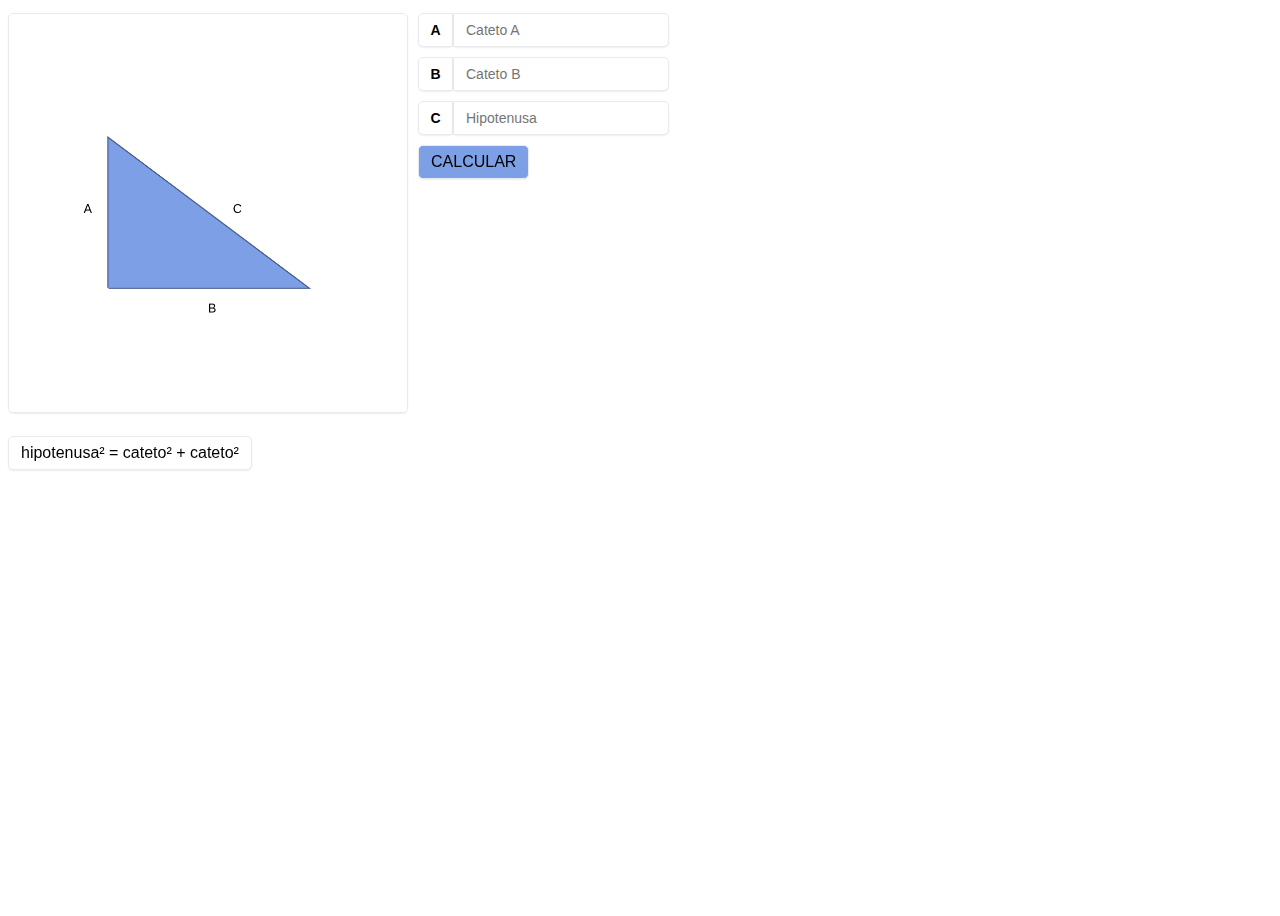
<file: index.html>
<!DOCTYPE html>
<html lang="en">
<head>
    <meta charset="UTF-8">
    <meta name="viewport" content="width=device-width, initial-scale=1.0">
    <title>Pitagoras</title>
    <link rel="stylesheet" href="index.css">
    <meta name="author" content="Eli Fainerman">
    <meta name="robots" content="noindex">
</head>
<body>
    <div class="contenedor-canvas">
        <canvas id="canvasGraficar" class="canvas"></canvas>
        <div>
            <div class="input-group">
                <label for="a" class="label-input">A</label>
                <input type="number" placeholder="Cateto A" id="a" step="0.10" min="0.5" class="input">
            </div>
            <div class="input-group">
                <label for="b" class="label-input">B</label>
                <input type="number" placeholder="Cateto B" id="b" step="0.10" min="0.5" class="input">
            </div>
            <div class="input-group">
                <label for="c" class="label-input">C</label>
                <input type="number" placeholder="Hipotenusa" id="c" step="0.10" min="0.7" class="input"><br><br>
            </div>
            <button class="button" id="botonCalcular">CALCULAR</button>
        </div>
    </div>
    <br>
    <span class="span" id="funcion">hipotenusa² = cateto² + cateto²</span>
    <script src="index.js"></script>
</body>
</html>
</file>
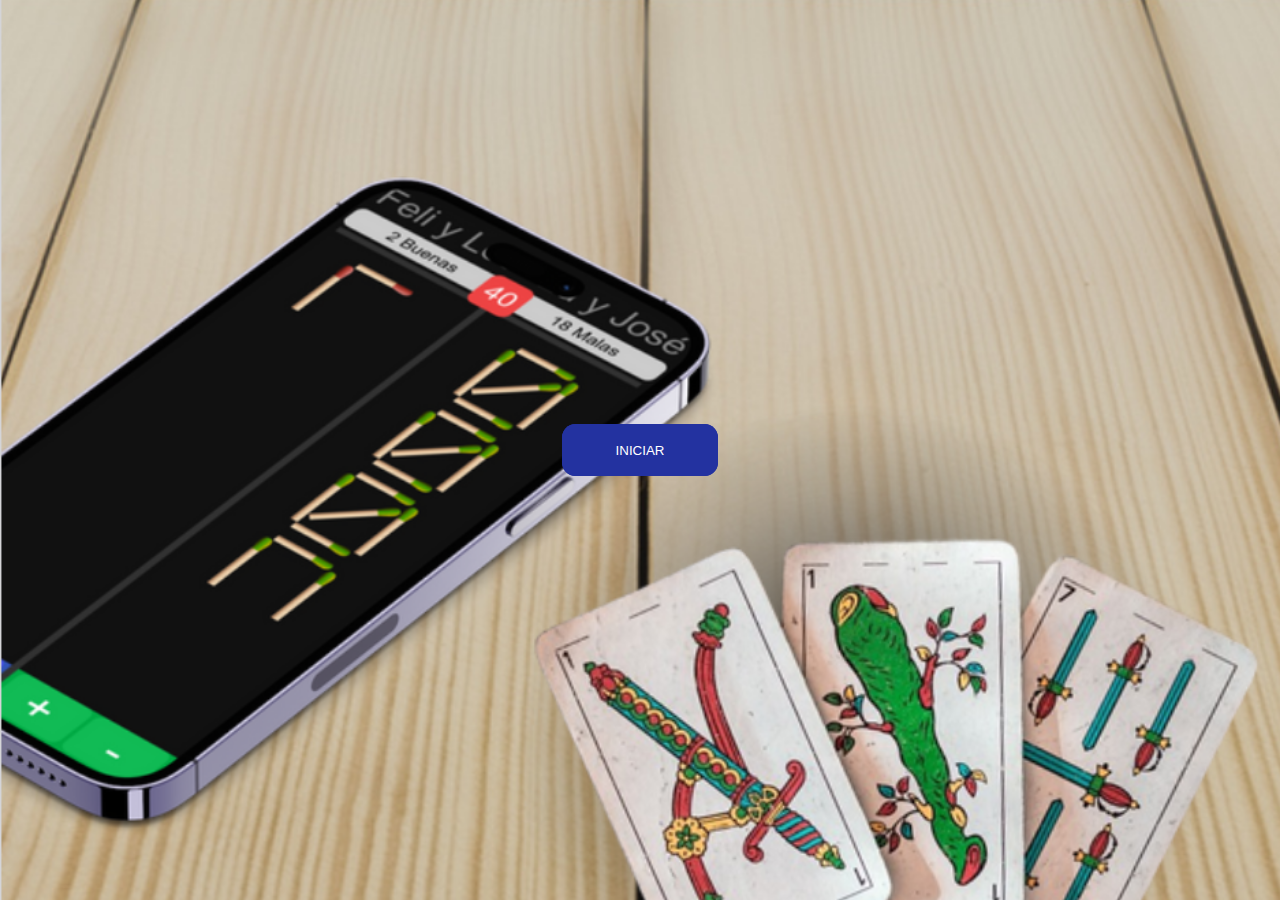
<file: anotador-de-truco/index.html>
<!DOCTYPE html>
<html lang="en">

<head>
    <meta charset="UTF-8">
    <meta name="viewport" content="width=device-width, initial-scale=1.0">
    <title>Anotador de Truco Online Gratis</title>
    <link rel="stylesheet" href="./style.css">
</head>
<body id="body-menu">
    <a href="https://anotador-de-truco.netlify.app/game/index.html"><button>INICIAR</button></a>
</body>

</html>
</file>
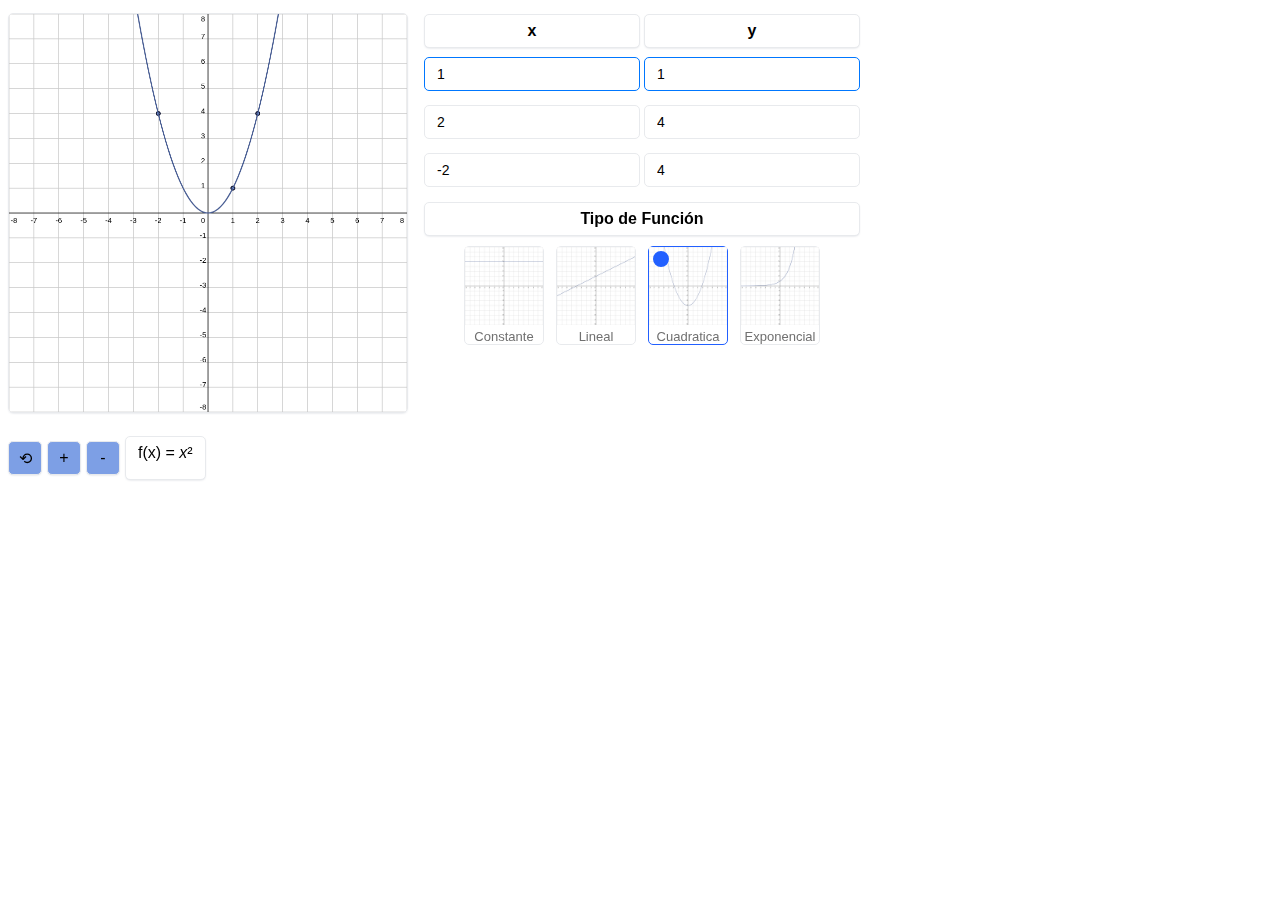
<file: encontrar-funcion/index.html>
<!DOCTYPE html>
<html lang="en">

<head>
    <meta charset="UTF-8">
    <meta name="viewport" content="width=device-width, initial-scale=1.0">
    <title>Encontrar Función</title>
    <script src="decimal.js"></script>
    <link rel="preconnect" href="https://fonts.googleapis.com">
    <link rel="preconnect" href="https://fonts.gstatic.com" crossorigin>
    <link href="https://fonts.googleapis.com/css2?family=Poppins:wght@400;500&display=swap" rel="stylesheet">
    <link rel="stylesheet" href="estilos.css">
    <meta name="author" content="Eli Fainerman">
    <meta name="robots" content="noindex">
</head>

<body>
    <article>
        <section>
            <div class="contenedor-canvas">
                <canvas class="canvas" id="canvasGraficarFuncion"></canvas>
                <table>
                    <tbody>
                        <tr>
                            <td>
                                <table>
                                    <thead>
                                        <tr>
                                            <th><span class="span" style="width: 100%;">x</span></th>
                                            <th><span class="span" style="width: 100%;">y</span></th>
                                        </tr>
                                    </thead>
                                    <tbody>
                                        <tr>
                                            <td><input type="number" class="input" placeholder="x" id="xPuntoH"
                                                    value="1">
                                            </td>
                                            <td><input type="number" class="input" placeholder="y" id="yPuntoH"
                                                    value="1">
                                            </td>
                                        </tr>
                                        <tr>
                                            <td><input type="number" class="input" placeholder="x" id="xPuntoI"
                                                    value="2">
                                            </td>
                                            <td><input type="number" class="input" placeholder="y" id="yPuntoI"
                                                    value="4">
                                            </td>
                                        </tr>
                                        <tr>
                                            <td><input type="number" class="input" placeholder="x" id="xPuntoJ"
                                                    value="-2">
                                            </td>
                                            <td><input type="number" class="input" placeholder="y" id="yPuntoJ"
                                                    value="4">
                                            </td>
                                        </tr>
                                    </tbody>
                                </table>
                            </td>
                        </tr>
                        <tr>
                            <td>
                                <table style="width: 100%;">
                                    <thead>
                                        <tr>
                                            <th><span class="span" style="width: 100%;">Tipo de Función</span></th>
                                        </tr>
                                    </thead>
                                    <tbody>
                                        <tr>
                                            <td>
                                            <div class="radio-inputs">
                                                <label>
                                                    <input class="radio-input" type="radio" name="funcion" value="constante">
                                                    <span class="radio-tile">
                                                        <span class="radio-icon"><img class="fnc-icon" src="constante.png"></span>
                                                        <span class="radio-label">Constante</span>
                                                    </span>
                                                </label>
                                                <label>
                                                    <input class="radio-input" type="radio" name="funcion" value="lineal">
                                                    <span class="radio-tile">
                                                        <span class="radio-icon"><img class="fnc-icon" src="lineal.png"></span>
                                                        <span class="radio-label">Lineal</span>
                                                    </span>
                                                </label>
                                                <label>
                                                    <input checked="" class="radio-input" type="radio" name="funcion" value="cuadratica">
                                                    <span class="radio-tile">
                                                        <span class="radio-icon"><img class="fnc-icon" src="cuadratica.png"></span>
                                                        <span class="radio-label">Cuadratica</span>
                                                    </span>
                                                </label>
                                                <label>
                                                    <input class="radio-input" type="radio" name="funcion" value="exponencial">
                                                    <span class="radio-tile">
                                                        <span class="radio-icon"><img class="fnc-icon" src="exponencial.png"></span>
                                                        <span class="radio-label">Exponencial</span>
                                                    </span>
                                                </label>
                                            </div>
                                        </td>
                                        </tr>
                                    </tbody>
                                </table>
                            </td>
                        </tr>
                    </tbody>
                </table>
            </div>
            <br>
            <div class="tools">
                <button class="button" id="botonZoomOriginal">⟲</button>
                <button class="button" id="botonMas">+</button>
                <button class="button" id="botonMenos">-</button>
                <span class="span" id="funcion">f(x) = ax² + bx + c</span>
            </div>
        </section>
    </article>
    <script src="script.js"></script>
</body>

</html>
</file>
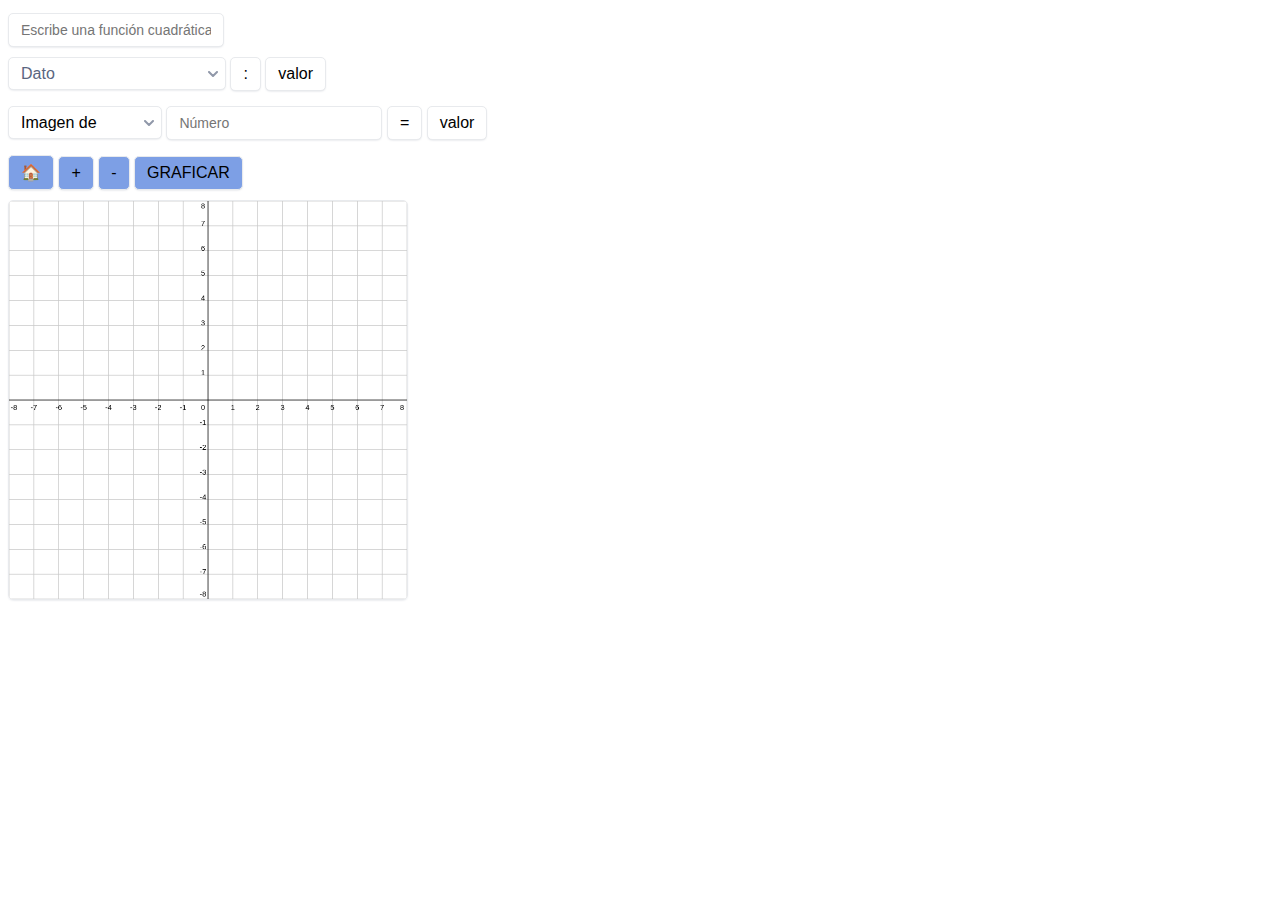
<file: funcion-cuadratica/index.html>
<!DOCTYPE html>
<html lang="en">
  <head>
    <meta charset="UTF-8" />
    <meta name="viewport" content="width=device-width, initial-scale=1.0" />
    <title>Función Cuadratica</title>
    <script src="decimal.js"></script>
    <link rel="preconnect" href="https://fonts.googleapis.com" />
    <link rel="preconnect" href="https://fonts.gstatic.com" crossorigin />
    <meta name="author" content="Eli Fainerman">
    <meta name="robots" content="noindex">
    <link
      href="https://fonts.googleapis.com/css2?family=Poppins:wght@400;500&display=swap"
      rel="stylesheet"
    />
    <link rel="stylesheet" href="estilos.css" />
  </head>
  <body>
    <article>
      <section class="funcion">
        <input class="input" type="text" id="funcionInput" placeholder="Escribe una función cuadrática">
        <br>
        <!-- SELECT DATOS -->
        <div class="contenedor-select">
            <label class="select" for="selectDatos">
                <select id="selectDatos" required>
                    <option value="" disabled selected>Dato</option>
                    <option value="a">Término cuadrático</option>
                    <option value="b">Término lineal</option>
                    <option value="c">Término independiente</option>
                    <option value="raices">Raices</option>
                    <option value="vertice">Vértice</option>
                    <option value="concavidad">Concavidad</option>
                    <option value="ordenadaOrigen">Ordenada en el Origen</option>
                    <option value="ejeSimetria">Eje de simetría</option>
                </select>
                <svg>
                    <use xlink:href="#select-arrow-down"></use>
                </svg>
          </label>
          <span class="span">:</span>
          <span class="span" id="dato">valor</span>
        </div>
        <br>
        <!-- SELECT IMAGEN/PREIMAGEN -->
        <div class="contenedor-select">
            <label class="select" for="selectImgPreimg">
                <select id="selectImgPreimg" required>
                    <option value="imagen" selected>Imagen de</option>
                    <option value="preimagen">Preimagen de</option>
                </select>
                <svg>
                    <use xlink:href="#select-arrow-down"></use>
                </svg>
            </label>
            <input type="number" id="inputNumImgPreimg" class="input" placeholder="Número">
            <span class="span">=</span>
            <span class="span" id="imagenPreimagen">valor</span>
        </div>
        <br>
        <button class="button" id="botonZoomOriginal">🏠</button>
        <button class="button" id="botonMas">+</button>
        <button class="button" id="botonMenos">-</button>
        <button class="button" id="botonGraficar">GRAFICAR</button>
        <br>
        <canvas class="canvas" id="canvasGraficarFuncion"></canvas>
      </section>
    </article>
    <!-- SVG Sprites -->
    <svg class="sprites">
        <symbol id="select-arrow-down" viewBox="0 0 10 6">
            <polyline points="1 1 5 5 9 1"></polyline>
        </symbol>
    </svg>
    <script src="script.js"></script>
  </body>
</html>
</file>
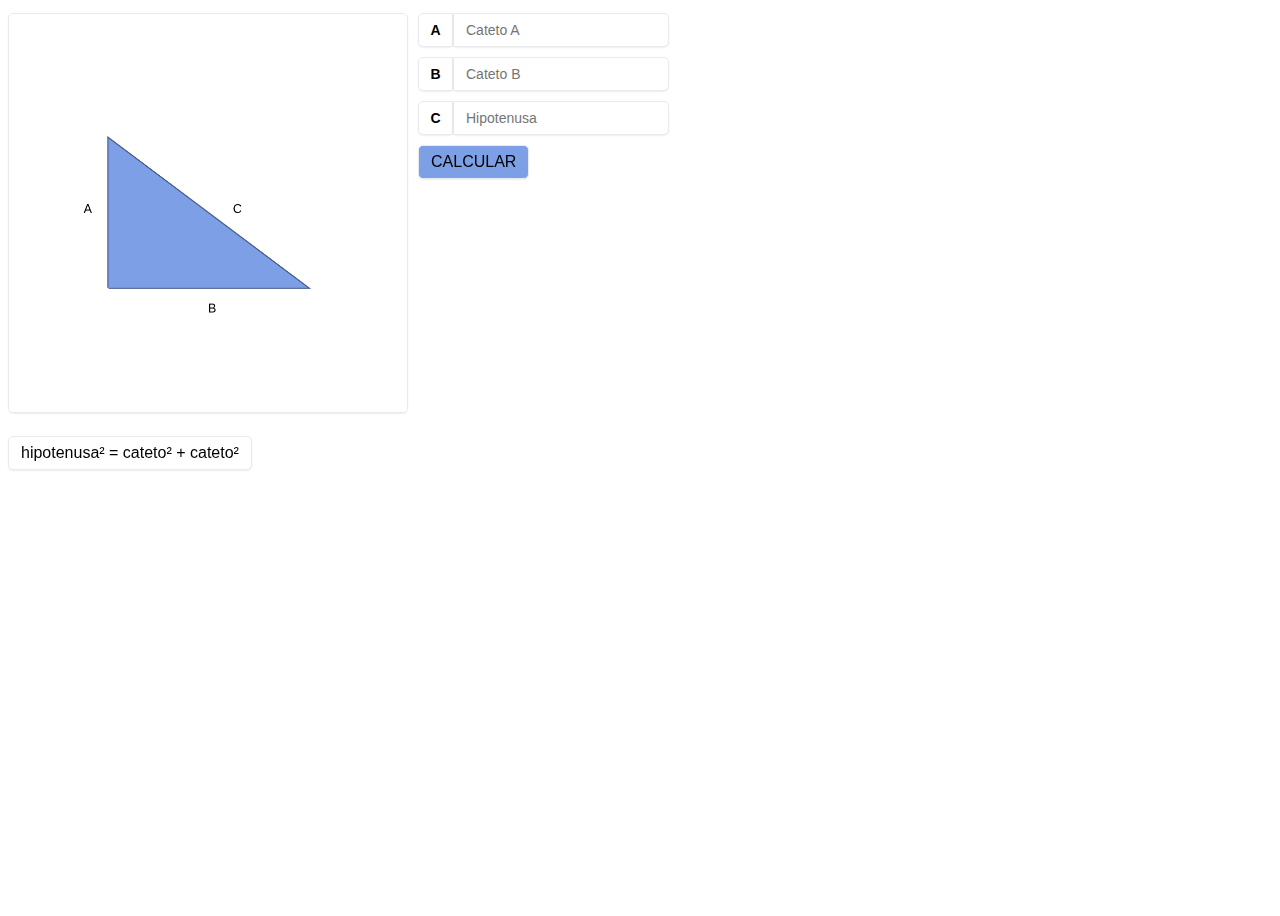
<file: pitagoras/index.html>
<!DOCTYPE html>
<html lang="en">
<head>
    <meta charset="UTF-8">
    <meta name="viewport" content="width=device-width, initial-scale=1.0">
    <title>Teorema de Pitágoras</title>
    <link rel="stylesheet" href="index.css">
    <meta name="author" content="Eli Fainerman">
    <meta name="robots" content="noindex">
</head>
<body>
    <div class="contenedor-canvas">
        <canvas id="canvasGraficar" class="canvas"></canvas>
        <div>
            <div class="input-group">
                <label for="a" class="label-input">A</label>
                <input type="number" placeholder="Cateto A" id="a" step="0.10" min="0.5" class="input">
            </div>
            <div class="input-group">
                <label for="b" class="label-input">B</label>
                <input type="number" placeholder="Cateto B" id="b" step="0.10" min="0.5" class="input">
            </div>
            <div class="input-group">
                <label for="c" class="label-input">C</label>
                <input type="number" placeholder="Hipotenusa" id="c" step="0.10" min="0.7" class="input"><br><br>
            </div>
            <button class="button" id="botonCalcular">CALCULAR</button>
        </div>
    </div>
    <br>
    <span class="span" id="funcion">hipotenusa² = cateto² + cateto²</span>
    <script src="index.js"></script>
</body>
</html>
</file>
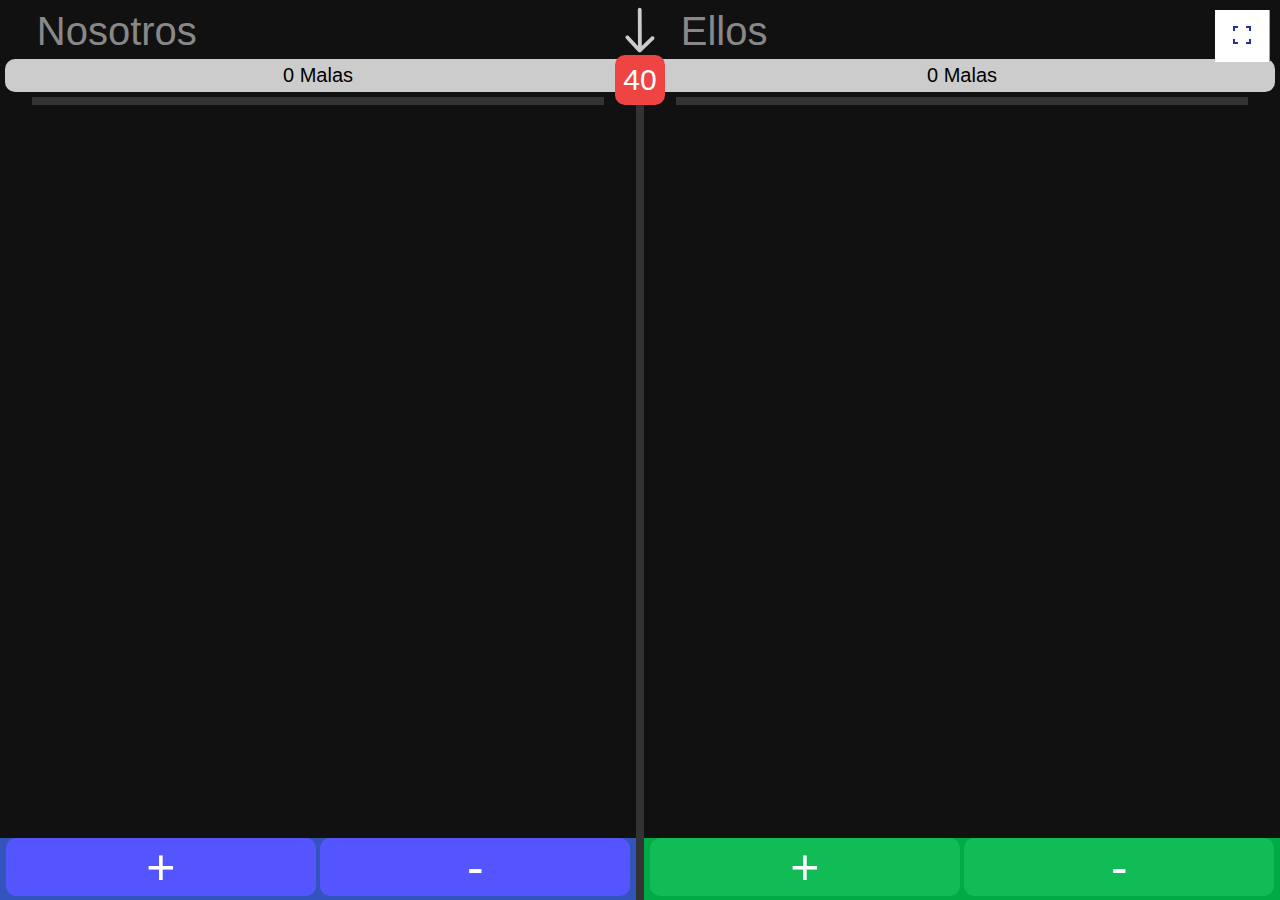
<file: anotador-de-truco/game/index.html>
<!DOCTYPE html>
<html lang="en">

<head>
    <meta charset="UTF-8">
    <meta name="viewport" content="width=device-width, initial-scale=1.0">
    <title>Anotador de Truco Online Gratis</title>    
    <link rel="stylesheet" href="../style.css">
</head>
<script>
    function fullScreen () {
        if (!document.fullscreenElement) {
            document.body.requestFullscreen();
            document.getElementById("btn-fullscreen").innerHTML = `<img src="../fullscreen_exit.png" alt="fullscreen exit icon">`;
        }
        else {
            document.exitFullscreen();
            document.getElementById("btn-fullscreen").innerHTML = `<img src="../fullscreen.png" alt="fullscreen icon">`;
        }
    }
</script>
<body id="body-juego">
    <div class="menu">
        <button id="btn-fullscreen" class="btnalt" onclick="fullScreen()">
            <img src="../fullscreen.png" alt="fullscreen icon">
        </button>
    </div>
    <iframe class="iframe" src="../source/index.html"></iframe>
</body>

</html>
</file>
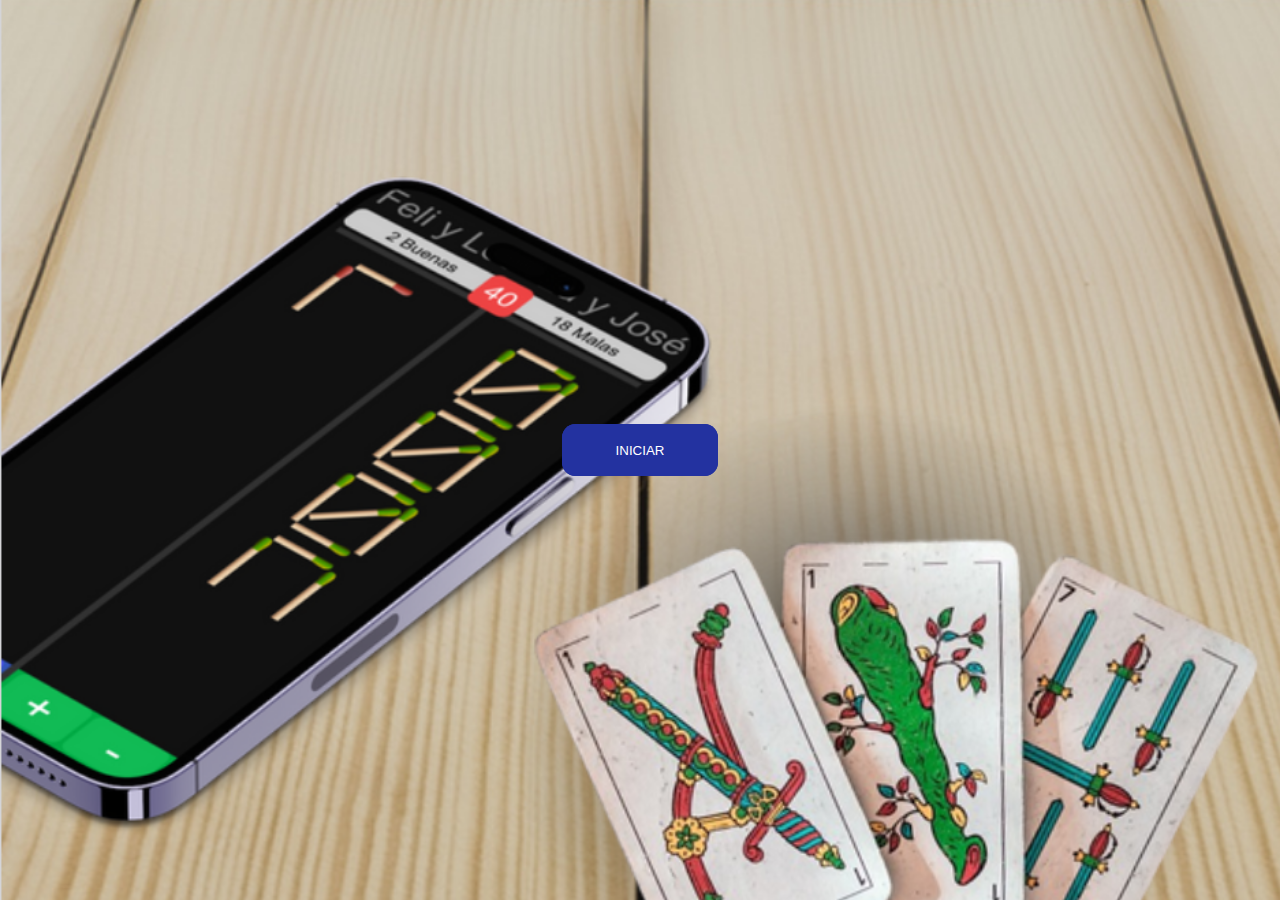
<file: anotador-de-truco/web-inteli-games-iframe.html>
<!DOCTYPE html>
<html lang="en">

<head>
    <meta charset="UTF-8">
    <meta name="viewport" content="width=device-width, initial-scale=1.0">
    <title>Anotador de Truco Online Gratis</title>
    <link rel="stylesheet" href="./style.css">
</head>
<body id="body-menu">
    <a href="https://anotador-de-truco.netlify.app/game/web-inteli-games-iframe.html"><button>INICIAR</button></a>
</body>

</html>
</file>
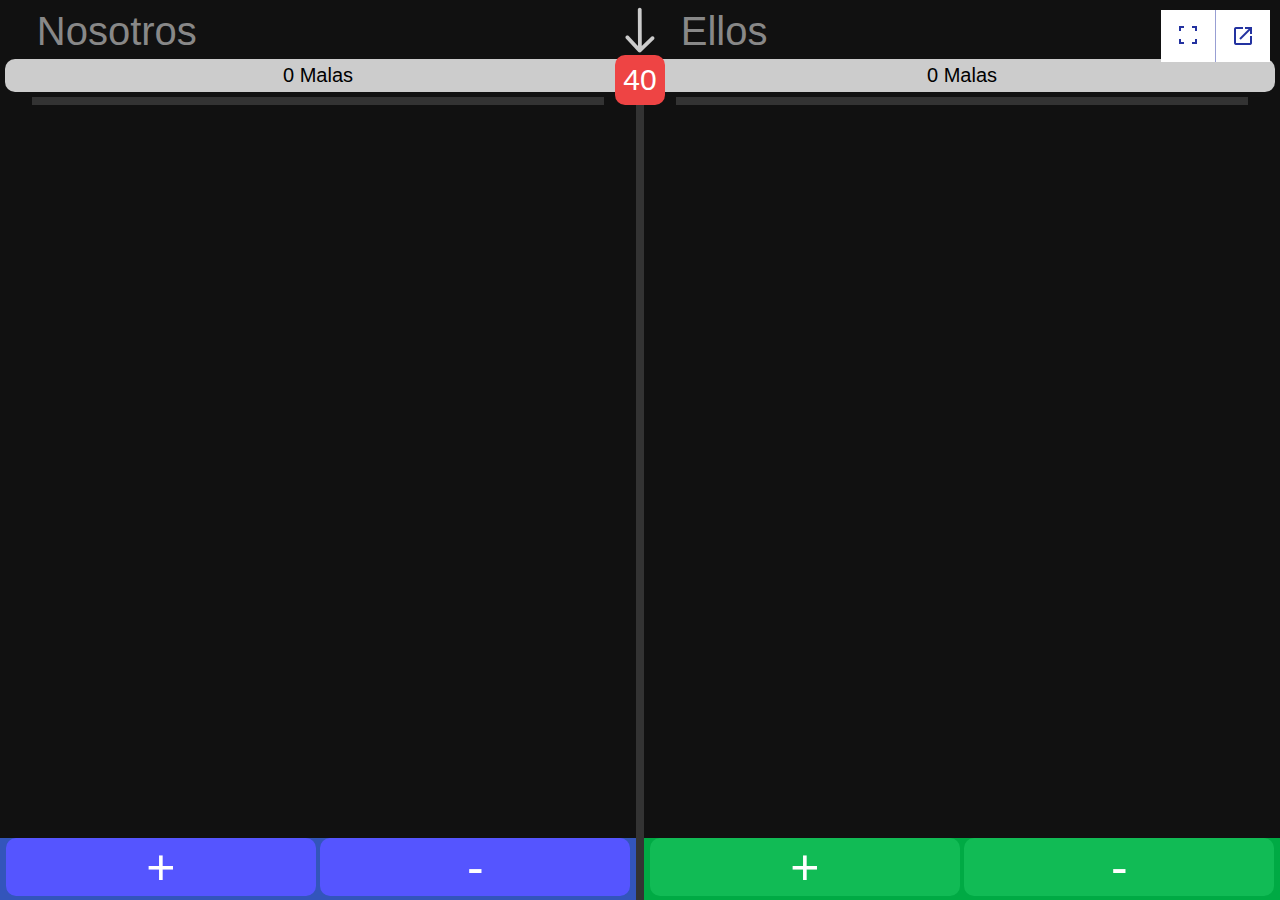
<file: anotador-de-truco/game/web-inteli-games-iframe.html>
<!DOCTYPE html>
<html lang="en">

<head>
    <meta charset="UTF-8">
    <meta name="viewport" content="width=device-width, initial-scale=1.0">
    <title>Anotador de Truco Online Gratis</title>    
    <link rel="stylesheet" href="../style.css">
</head>
<script>
    function fullScreen () {
        window.parent.postMessage("fullscreen-iframe-anot-truc", "*"); 
    }
</script>
<body id="body-juego">
    <div class="menu">
        <button id="btn-fullscreen" class="btnalt" onclick="fullScreen()">
            <img src="../fullscreen.png" alt="fullscreen icon">
        </button><a class="btnalt" href="https://anotador-de-truco.netlify.app/game/" target="_blank">
            <img src="../open_in_new.png" alt="open in new tab icon">
            </a>
    </div>
    <iframe class="iframe" src="../source/index.html"></iframe>
</body>

</html>
</file>
<file: index.css>
body {
    min-height: 100vh;
    font-family: 'Roboto', sans-serif;
}

/*----------------- SELECT -----------------*/
  * {
    box-sizing: border-box;
  }
  
  .select {
    position: relative;
    min-width: 200px;
  }
  
  .select svg {
    position: absolute;
    right: 12px;
    top: calc(50% - 3px);
    width: 10px;
    height: 6px;
    stroke-width: 2px;
    stroke: #9098A9;
    fill: none;
    stroke-linecap: round;
    stroke-linejoin: round;
    pointer-events: none;
  }
  
  .select select {
    -webkit-appearance: none;
    padding: 7px 40px 7px 12px;
    border: 1px solid #E8EAED;
    border-radius: 5px;
    background: white;
    box-shadow: 0 1px 3px -2px #9098A9;
    cursor: pointer;
    font-family: inherit;
    font-size: 16px;
  }
  
  .select select:focus {
      outline:none; 
      border-color:#0077FF; 
      box-shadow:0px,0px,0px,2px,rgba(0,119,255,0.2);
  }
  
  .select select:hover + svg {
      stroke:#0077FF; 
  }
  
  .select select[required]:invalid {
      color:#5A667F; 
  }
  
  .select select option {
      color:#223254; 
  }
  
  .select select option[value=""][disabled] {
      display:none; 
  }
  
  .sprites {
      position:absolute; 
      width:0; 
      height:0; 
      pointer-events:none; 
      user-select:none; 
  }
/*----------------- SELECT -----------------*/

.input {
    padding: 7px 12px 7px 12px;
    width: 216px;
    border: 1px solid #E8EAED;
    border-radius: 5px;
    background: white;
    box-shadow: 0 1px 3px -2px #9098A9;
    margin: 5px 0;
    font-size: 14px;
    height: 34px;
    border-bottom-left-radius: 0;
    border-top-left-radius: 0;
}
.input:focus {
    outline: none;
    border-color: #0077FF;
    box-shadow: none;
}
.span {
    display: inline-block;
    padding: 7px 12px;
    border: 1px solid #E8EAED;
    border-radius: 5px;
    background: white;
    box-shadow: 0 1px 3px -2px #9098A9;
    font-size: 16px;
}
.contenedor-select {
    display: inline-block;
    margin: 5px 0;
}
.button {
    display: inline-block;
    padding: 7px 12px;
    border: 1px solid #E8EAED;
    border-radius: 5px;
    background: #7d9fe5;
    box-shadow: 0 1px 3px -2px #9098A9;
    font-size: 16px;
    margin: 5px 0;
}
.button:hover {
    background: #485d93;
}
.button:active {
    background: #485d93ef;
}
.canvas {
    display: inline-block;
    border: 1px solid #E8EAED;
    border-radius: 5px;
    box-shadow: 0 1px 3px -2px #9098A9;
    width: 400px;
    height: 400px;
    margin: 5px 0;
}

.label-input {
    padding: 7px 12px 7px 12px;
    width: 35px;
    border: 1px solid #E8EAED;
    border-radius: 5px;
    box-shadow: 0 1px 3px -2px #9098A9;
    margin: 5px 0;
    font-size: 14px;
    height: 34px;
    border-bottom-right-radius: 0;
    border-top-right-radius: 0;
    display: flex;
    justify-content: center;
    align-items: center;
    font-weight: bold;
}

.input-group {
    display: flex;
}

.contenedor-canvas {
    display: flex;
    flex-direction: row;
    align-items: flex-start;
    gap: 10px;
}
</file>
<file: anotador-de-truco/style.css>
body {
    display: flex;
    align-items: center;
    justify-content: center;
    font-family: 'Noto Sans';
    color: #fff;
    font-size: 15.7px;
    width: 100vw;
    margin: 0;
}
#body-menu {
    background-image: url("./foto-anotador-truco.png");
    background-size: cover;
    background-position: 50% 50%;
    height: 100vh;
}
#body-juego {
    background-color: #111;
}
button, a {
    background-color: #2332a0;
    border: none;
    color: #fff;
    width: calc(calc(768.52px * 0.328822)*0.62);
    height: calc(calc(256px * 0.328822)*0.62);
    border-radius: 13.5px;
    transition: color .15s, background-color .15s;
    text-align: center;
}
a {
    display: flex;
    text-decoration: none;
    align-items: center;
}

button:hover {
    background-color: rgba(35, 50, 160, .8);
}
.menu {
    background-color: #fff;
    position: absolute;
    top: 10px;
    right: 10px;
    display: flex;
    z-index: 1000;
}
.btnalt {
    background: none;
    color: #2332a0;
    width: initial;
    margin: 0;
    border-radius: 0;
}
.btnalt:first-child {
    padding-left: 15px;
    padding-right: 15px;
    border-right: 1px solid #2332a077;
}
.btnalt:last-child {
    padding-right: 15px;
    padding-left: 15px;
}
.btnalt:hover {
    color: #fff;
    background-color: #2332a0;
}
.btnalt:hover img{
    filter: brightness(1000%);
}
.iframe {
    width: 100vw;
    height: 100vh;
    position: fixed;
    top: 0;
    left: 0;
    border: none;
}
img {
    width: 24px;
    height:24px;
}
</file>
<file: encontrar-funcion/estilos.css>
body {
    min-height: 100vh;
    font-family: 'Roboto', sans-serif;
}

/*----------------- SELECT -----------------*/
  * {
    box-sizing: border-box;
  }
  
  .select {
    position: relative;
    min-width: 200px;
  }
  
  .select svg {
    position: absolute;
    right: 12px;
    top: calc(50% - 3px);
    width: 10px;
    height: 6px;
    stroke-width: 2px;
    stroke: #9098A9;
    fill: none;
    stroke-linecap: round;
    stroke-linejoin: round;
    pointer-events: none;
  }
  
  .select select {
    -webkit-appearance: none;
    padding: 7px 40px 7px 12px;
    border: 1px solid #E8EAED;
    border-radius: 5px;
    background: white;
    box-shadow: 0 1px 3px -2px #9098A9;
    cursor: pointer;
    font-family: inherit;
    font-size: 16px;
  }
  
  .select select:focus {
      outline:none; 
      border-color:#0077FF; 
      box-shadow:0px,0px,0px,2px,rgba(0,119,255,0.2);
  }
  
  .select select:hover + svg {
      stroke:#0077FF; 
  }
  
  .select select[required]:invalid {
      color:#5A667F; 
  }
  
  .select select option {
      color:#223254; 
  }
  
  .select select option[value=""][disabled] {
      display:none; 
  }
  
  .sprites {
      position:absolute; 
      width:0; 
      height:0; 
      pointer-events:none; 
      user-select:none; 
  }
/*----------------- SELECT -----------------*/

.input {
    padding: 7px 12px 7px 12px;
    width: 216px;
    max-width: 45vw;
    border: 1px solid #E8EAED;
    border-radius: 5px;
    background: white;
    margin: 5px 0;
    font-size: 14px;
    height: 34px;
}
.input:focus {
    outline: none;
    border-color: #0077FF;
    box-shadow: none;
}
input:disabled {
  opacity: 0.5;
}
.span {
    display: inline-block;
    padding: 7px 12px;
    border: 1px solid #E8EAED;
    border-radius: 5px;
    background: white;
    box-shadow: 0 1px 3px -2px #9098A9;
    font-size: 16px;
}
.contenedor-select {
    display: inline-block;
    margin: 5px 0;
}
.button {
    display: flex;
    align-items: center;
    justify-content: center;
    padding: 7px 12px;
    border: 1px solid #E8EAED;
    border-radius: 5px;
    background: #7d9fe5;
    box-shadow: 0 1px 3px -2px #9098A9;
    font-size: 16px;
    margin: 5px 0;
    font-family: 'Noto Emoji', sans-serif;
    width: 34px;
    height: 34px;
}
.button:hover {
    background: #485d93;
}
.button:active {
    background: #485d93ef;
}
.tools {
  display: flex; 
  gap: 5px;
  max-width: 400px;
  flex-wrap: wrap;
}
.canvas {
    display: inline-block;
    border: 1px solid #E8EAED;
    border-radius: 5px;
    box-shadow: 0 1px 3px -2px #9098A9;
    width: 400px;
    height: 400px;
    margin: 5px 0;
}

/* SACAR LOS BOTONES DE INPUT NUMBER*/
input[type=number]::-webkit-inner-spin-button, 
input[type=number]::-webkit-outer-spin-button { 
  -webkit-appearance: none; 
  margin: 0; 
}

/*RADIO INPUT SELECCIONAR TIPO FUNCION*/
.radio-inputs {
    display: flex;
    justify-content: center;
    align-items: center;
    width: 436px;
    flex-wrap: wrap;
    -webkit-user-select: none;
    -moz-user-select: none;
    -ms-user-select: none;
    user-select: none;
  }
  
  .radio-inputs > * {
    margin: 6px;
  }
  
  .radio-input:checked + .radio-tile {
    border-color: #2260ff;
    color: #2260ff;
  }
  
  .radio-input:checked + .radio-tile:before {
    transform: scale(1);
    opacity: 1;
    background-color: #2260ff;
    border-color: #2260ff;
  }
  
  .radio-input:checked + .radio-tile .radio-icon svg {
    fill: #2260ff;
  }
  
  .radio-input:checked + .radio-tile .radio-label {
    border-color: #0077FF;
  }
  
  .radio-input:focus + .radio-tile {
    border-color: #0077FF;
  }
  
  .radio-input:focus + .radio-tile:before {
    transform: scale(1);
    opacity: 1;
  }
  
  .radio-tile {
    display: flex;
    flex-direction: column;
    align-items: center;
    justify-content: center;
    width: 80px;
    min-height: 80px;
    border: 1px solid #E8EAED;
    border-radius: 5px;
    background-color: #fff;
    transition: 0.15s ease;
    cursor: pointer;
    position: relative;
  }
  
  .radio-tile:before {
    content: "";
    position: absolute;
    display: block;
    width: 0.75rem;
    height: 0.75rem;
    border: 2px solid #b5bfd9;
    background-color: #fff;
    border-radius: 50%;
    top: 0.25rem;
    left: 0.25rem;
    opacity: 0;
    transform: scale(0);
    transition: 0.25s ease;
  }
  
  .radio-tile:hover {
    border-color: #2260ff;
  }
  
  .radio-tile:hover:before {
    transform: scale(1);
    opacity: 1;
  }
  
  .radio-icon svg {
    width: 2rem;
    height: 2rem;
    fill: #494949;
  }
  
  .radio-label {
    color: #707070;
    transition: 0.375s ease;
    text-align: center;
    font-size: 13px;
  }
  
  .radio-input {
    clip: rect(0 0 0 0);
    -webkit-clip-path: inset(100%);
    clip-path: inset(100%);
    height: 1px;
    overflow: hidden;
    position: absolute;
    white-space: nowrap;
    width: 1px;
  }

.contenedor-canvas {
    display: flex;
    flex-direction: row;
    align-items: flex-start;
    flex-wrap: wrap;
    gap: 10px;
}

.fnc-icon {
    width: 100%;
    height: 100%;
}

@font-face {
    font-family: 'Noto Emoji', sans-serif;
    src: url(NotoEmoji.ttf);
}
</file>
<file: funcion-cuadratica/estilos.css>
body {
    min-height: 100vh;
    font-family: 'Roboto', sans-serif;
}

/*----------------- SELECT -----------------*/
  * {
    box-sizing: border-box;
  }
  
  .select {
    position: relative;
    min-width: 200px;
  }
  
  .select svg {
    position: absolute;
    right: 12px;
    top: calc(50% - 3px);
    width: 10px;
    height: 6px;
    stroke-width: 2px;
    stroke: #9098A9;
    fill: none;
    stroke-linecap: round;
    stroke-linejoin: round;
    pointer-events: none;
  }
  
  .select select {
    -webkit-appearance: none;
    padding: 7px 40px 7px 12px;
    border: 1px solid #E8EAED;
    border-radius: 5px;
    background: white;
    box-shadow: 0 1px 3px -2px #9098A9;
    cursor: pointer;
    font-family: inherit;
    font-size: 16px;
  }
  
  .select select:focus {
      outline:none; 
      border-color:#0077FF; 
      box-shadow:0px,0px,0px,2px,rgba(0,119,255,0.2);
  }
  
  .select select:hover + svg {
      stroke:#0077FF; 
  }
  
  .select select[required]:invalid {
      color:#5A667F; 
  }
  
  .select select option {
      color:#223254; 
  }
  
  .select select option[value=""][disabled] {
      display:none; 
  }
  
  .sprites {
      position:absolute; 
      width:0; 
      height:0; 
      pointer-events:none; 
      user-select:none; 
  }
/*----------------- SELECT -----------------*/

.input {
    padding: 7px 12px 7px 12px;
    width: 216px;
    border: 1px solid #E8EAED;
    border-radius: 5px;
    background: white;
    box-shadow: 0 1px 3px -2px #9098A9;
    margin: 5px 0;
    font-size: 14px;
    height: 34px;
}
.input:focus {
    outline: none;
    border-color: #0077FF;
    box-shadow: none;
}
.span {
    display: inline-block;
    padding: 7px 12px;
    border: 1px solid #E8EAED;
    border-radius: 5px;
    background: white;
    box-shadow: 0 1px 3px -2px #9098A9;
    font-size: 16px;
}
.contenedor-select {
    display: inline-block;
    margin: 5px 0;
}
.button {
    display: inline-block;
    padding: 7px 12px;
    border: 1px solid #E8EAED;
    border-radius: 5px;
    background: #7d9fe5;
    box-shadow: 0 1px 3px -2px #9098A9;
    font-size: 16px;
    margin: 5px 0;
    font-family: 'Noto Emoji', sans-serif;
}
.button:hover {
    background: #485d93;
}
.button:active {
    background: #485d93ef;
}
.canvas {
    display: inline-block;
    border: 1px solid #E8EAED;
    border-radius: 5px;
    box-shadow: 0 1px 3px -2px #9098A9;
    width: 400px;
    height: 400px;
    margin: 5px 0;
}

/* SACAR LOS BOTONES DE INPUT NUMBER*/
input[type=number]::-webkit-inner-spin-button, 
input[type=number]::-webkit-outer-spin-button { 
  -webkit-appearance: none; 
  margin: 0; 
}

@font-face {
    font-family: 'Noto Emoji', sans-serif;
    src: url(NotoEmoji.ttf);
}
</file>
<file: pitagoras/index.css>
body {
    min-height: 100vh;
    font-family: 'Roboto', sans-serif;
}

/*----------------- SELECT -----------------*/
  * {
    box-sizing: border-box;
  }
  
  .select {
    position: relative;
    min-width: 200px;
  }
  
  .select svg {
    position: absolute;
    right: 12px;
    top: calc(50% - 3px);
    width: 10px;
    height: 6px;
    stroke-width: 2px;
    stroke: #9098A9;
    fill: none;
    stroke-linecap: round;
    stroke-linejoin: round;
    pointer-events: none;
  }
  
  .select select {
    -webkit-appearance: none;
    padding: 7px 40px 7px 12px;
    border: 1px solid #E8EAED;
    border-radius: 5px;
    background: white;
    box-shadow: 0 1px 3px -2px #9098A9;
    cursor: pointer;
    font-family: inherit;
    font-size: 16px;
  }
  
  .select select:focus {
      outline:none; 
      border-color:#0077FF; 
      box-shadow:0px,0px,0px,2px,rgba(0,119,255,0.2);
  }
  
  .select select:hover + svg {
      stroke:#0077FF; 
  }
  
  .select select[required]:invalid {
      color:#5A667F; 
  }
  
  .select select option {
      color:#223254; 
  }
  
  .select select option[value=""][disabled] {
      display:none; 
  }
  
  .sprites {
      position:absolute; 
      width:0; 
      height:0; 
      pointer-events:none; 
      user-select:none; 
  }
/*----------------- SELECT -----------------*/

.input {
    padding: 7px 12px 7px 12px;
    width: 216px;
    border: 1px solid #E8EAED;
    border-radius: 5px;
    background: white;
    box-shadow: 0 1px 3px -2px #9098A9;
    margin: 5px 0;
    font-size: 14px;
    height: 34px;
    border-bottom-left-radius: 0;
    border-top-left-radius: 0;
}
.input:focus {
    outline: none;
    border-color: #0077FF;
    box-shadow: none;
}
.span {
    display: inline-block;
    padding: 7px 12px;
    border: 1px solid #E8EAED;
    border-radius: 5px;
    background: white;
    box-shadow: 0 1px 3px -2px #9098A9;
    font-size: 16px;
}
.contenedor-select {
    display: inline-block;
    margin: 5px 0;
}
.button {
    display: inline-block;
    padding: 7px 12px;
    border: 1px solid #E8EAED;
    border-radius: 5px;
    background: #7d9fe5;
    box-shadow: 0 1px 3px -2px #9098A9;
    font-size: 16px;
    margin: 5px 0;
}
.button:hover {
    background: #485d93;
}
.button:active {
    background: #485d93ef;
}
.canvas {
    display: inline-block;
    border: 1px solid #E8EAED;
    border-radius: 5px;
    box-shadow: 0 1px 3px -2px #9098A9;
    width: 400px;
    height: 400px;
    margin: 5px 0;
}

.label-input {
    padding: 7px 12px 7px 12px;
    width: 35px;
    border: 1px solid #E8EAED;
    border-radius: 5px;
    box-shadow: 0 1px 3px -2px #9098A9;
    margin: 5px 0;
    font-size: 14px;
    height: 34px;
    border-bottom-right-radius: 0;
    border-top-right-radius: 0;
    display: flex;
    justify-content: center;
    align-items: center;
    font-weight: bold;
}

.input-group {
    display: flex;
}

.contenedor-canvas {
    display: flex;
    flex-direction: row;
    align-items: flex-start;
    gap: 10px;
}

@media (orientation: portrait) {
    .contenedor-canvas {
        flex-direction: column;
    }
    .canvas {
        width: 90vw;
        height: 90vw;
    }
}
</file>
